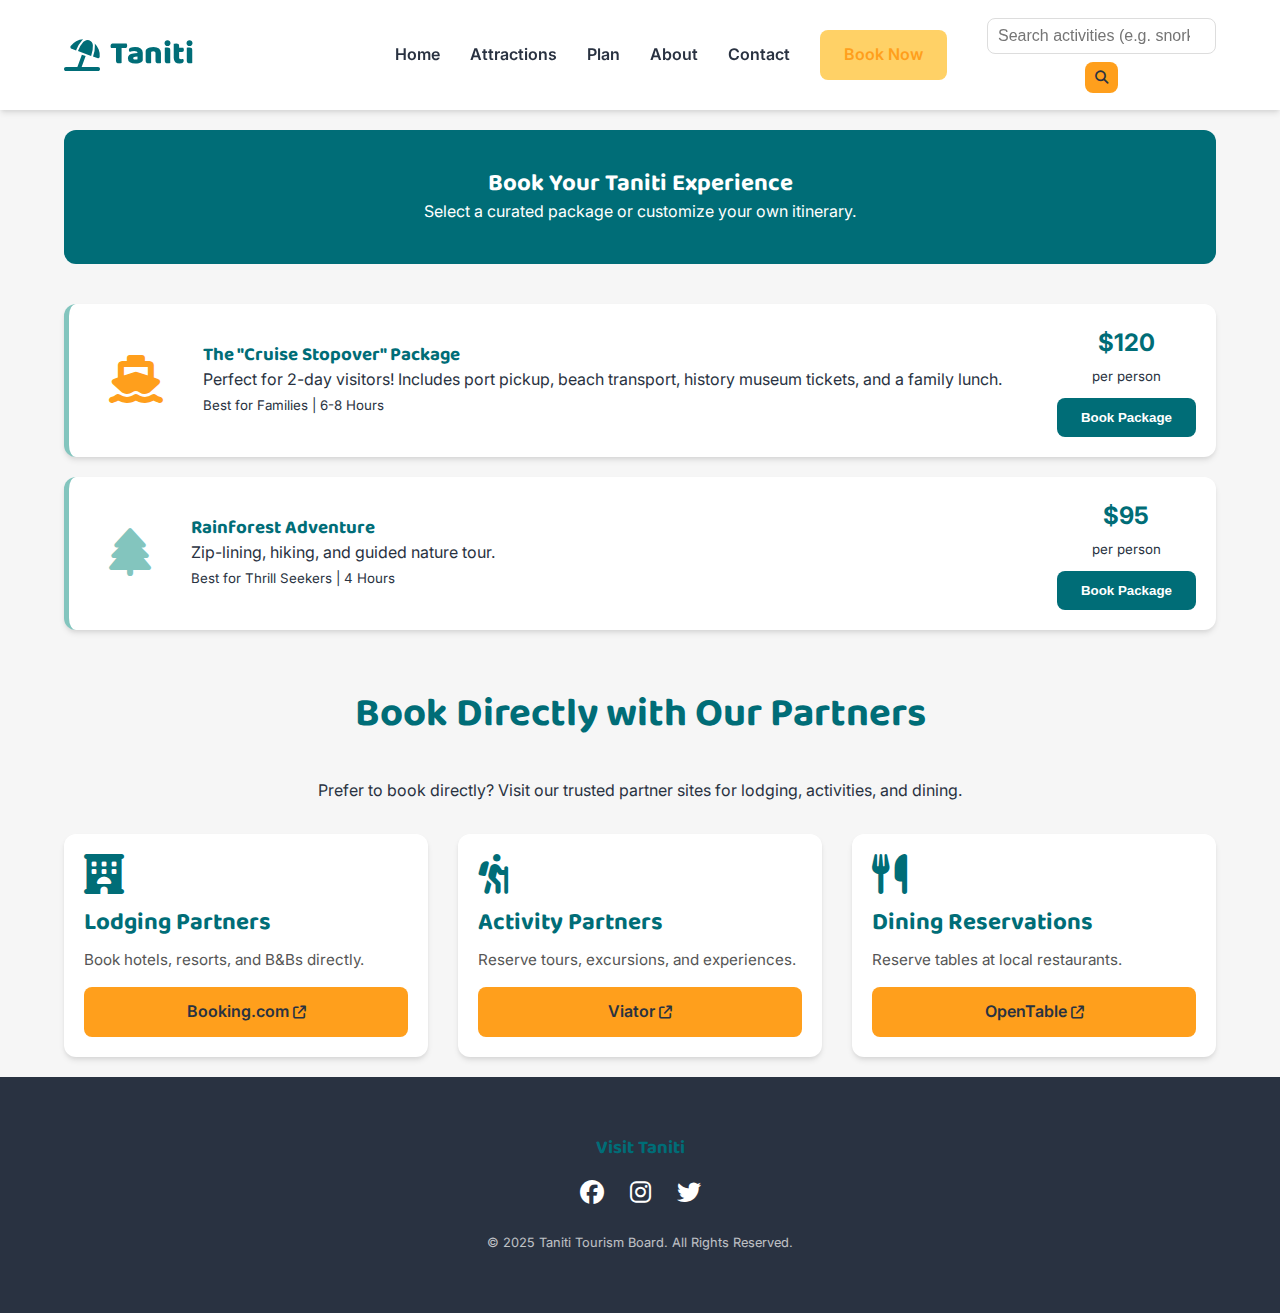
<file: booking.html>
<!DOCTYPE html>
<html lang="en">
<head>
  <meta charset="utf-8">
  <meta name="viewport" content="width=device-width, initial-scale=1">
  <title>Booking — Taniti</title>

  <link rel="preconnect" href="https://fonts.googleapis.com">
  <link rel="preconnect" href="https://fonts.gstatic.com" crossorigin>
  <link href="https://fonts.googleapis.com/css2?family=Baloo+2:wght@400;600;800&family=Inter:wght@300;400;600&display=swap" rel="stylesheet">
  <link rel="stylesheet" href="https://cdnjs.cloudflare.com/ajax/libs/font-awesome/6.4.0/css/all.min.css">
  <link rel="stylesheet" href="css/styles.css">
</head>
<body>
<header>
  <div class="container">
    <nav>
      <div class="logo"><i class="fa-solid fa-umbrella-beach"></i> Taniti</div>
      <div class="hamburger" onclick="toggleMenu()"><i class="fa-solid fa-bars"></i></div>

      <ul class="nav-links">
        <li><a href="index.html">Home</a></li>
        <li><a href="attractions.html">Attractions</a></li>
        <li><a href="plan.html">Plan</a></li>
        <li><a href="about.html">About</a></li>
        <li><a href="contact.html">Contact</a></li>
        <li><a href="booking.html" class="btn btn-accent nav-cta active">Book Now</a></li>
      </ul>

      <form class="nav-search" action="attractions.html" method="get" role="search">
        <input class="search-input" name="q" type="search" placeholder="Search activities (e.g. snorkeling)" aria-label="Search activities">
        <button class="btn btn-secondary search-btn" type="submit"><i class="fa-solid fa-magnifying-glass"></i></button>
        <button type="button" class="search-toggle" onclick="toggleSearch()" aria-label="Open search"><i class="fa-solid fa-magnifying-glass"></i></button>
      </form>
    </nav>
  </div>
</header>

<main>
  <section class="container">
    <div class="booking-hero">
      <h2>Book Your Taniti Experience</h2>
      <p>Select a curated package or customize your own itinerary.</p>
    </div>

    <div class="package-list">
      <div class="package-item">
        <div style="font-size: 3rem; color: var(--secondary); padding: 0 20px;"><i class="fa-solid fa-ship"></i></div>
        <div class="package-info">
          <h3>The "Cruise Stopover" Package</h3>
          <p>Perfect for 2-day visitors! Includes port pickup, beach transport, history museum tickets, and a family lunch.</p>
          <small>Best for Families | 6-8 Hours</small>
        </div>
        <div style="text-align: center;">
          <div style="font-size: 1.5rem; font-weight: bold; color: var(--primary);">$120</div>
          <small>per person</small>
          <br>
          <button class="btn btn-primary" style="margin-top: 10px;" onclick="openModal('Cruise Stopover')">Book Package</button>
        </div>
      </div>

      <div class="package-item">
        <div style="font-size: 3rem; color: var(--success); padding: 0 20px;"><i class="fa-solid fa-tree"></i></div>
        <div class="package-info">
          <h3>Rainforest Adventure</h3>
          <p>Zip-lining, hiking, and guided nature tour.</p>
          <small>Best for Thrill Seekers | 4 Hours</small>
        </div>
        <div style="text-align: center;">
          <div style="font-size: 1.5rem; font-weight: bold; color: var(--primary);">$95</div>
          <small>per person</small>
          <br>
          <button class="btn btn-primary" style="margin-top: 10px;" onclick="openModal('Rainforest Adventure')">Book Package</button>
        </div>
      </div>
    </div>

    <!-- External Links Section -->
    <div style="margin-top: 60px;">
      <h2 class="section-title">Book Directly with Our Partners</h2>
      <p style="text-align: center; margin-bottom: 30px;">Prefer to book directly? Visit our trusted partner sites for lodging, activities, and dining.</p>
      
      <div class="card-grid">
        <div class="card">
          <div class="card-body">
            <i class="fa-solid fa-hotel" style="font-size: 2.5rem; color: var(--primary); margin-bottom: 15px;"></i>
            <h3>Lodging Partners</h3>
            <p>Book hotels, resorts, and B&Bs directly.</p>
            <a href="https://www.booking.com" target="_blank" rel="noopener noreferrer" class="btn btn-secondary">Booking.com <i class="fa-solid fa-arrow-up-right-from-square" style="font-size: 0.8rem;"></i></a>
          </div>
        </div>

        <div class="card">
          <div class="card-body">
            <i class="fa-solid fa-person-hiking" style="font-size: 2.5rem; color: var(--primary); margin-bottom: 15px;"></i>
            <h3>Activity Partners</h3>
            <p>Reserve tours, excursions, and experiences.</p>
            <a href="https://www.viator.com" target="_blank" rel="noopener noreferrer" class="btn btn-secondary">Viator <i class="fa-solid fa-arrow-up-right-from-square" style="font-size: 0.8rem;"></i></a>
          </div>
        </div>

        <div class="card">
          <div class="card-body">
            <i class="fa-solid fa-utensils" style="font-size: 2.5rem; color: var(--primary); margin-bottom: 15px;"></i>
            <h3>Dining Reservations</h3>
            <p>Reserve tables at local restaurants.</p>
            <a href="https://www.opentable.com" target="_blank" rel="noopener noreferrer" class="btn btn-secondary">OpenTable <i class="fa-solid fa-arrow-up-right-from-square" style="font-size: 0.8rem;"></i></a>
          </div>
        </div>
      </div>
    </div>

    <!-- Booking Modal -->
    <div id="bookingModal" class="modal">
      <div class="modal-content">
        <span class="close-modal" onclick="closeModal()">&times;</span>
        <h2 id="modalTitle" style="margin-bottom: 20px;">Confirm Booking</h2>
        <form onsubmit="event.preventDefault(); alert('Thank you! Your booking request has been sent. You will receive an email confirmation shortly.'); closeModal();">
          <label>Full Name</label>
          <input type="text" placeholder="e.g. Jim Smith" required>

          <label>Date of Visit</label>
          <input type="date" required>

          <label>Guests</label>
          <select>
            <option>1</option>
            <option>2</option>
            <option>3</option>
            <option>4</option>
            <option selected>5</option>
            <option>6+</option>
          </select>

          <button type="submit" class="btn btn-primary" style="margin-top: 10px;">Confirm & Pay</button>
        </form>
      </div>
    </div>

  </section>
</main>

<footer>
  <div class="container">
    <h3>Visit Taniti</h3>
    <div class="social-icons">
      <a href="#"><i class="fa-brands fa-facebook"></i></a>
      <a href="#"><i class="fa-brands fa-instagram"></i></a>
      <a href="#"><i class="fa-brands fa-twitter"></i></a>
    </div>
    <p style="margin-top: 20px; font-size: 0.8rem; opacity: 0.7;">&copy; 2025 Taniti Tourism Board. All Rights Reserved.</p>
  </div>
</footer>

<script src="js/app.js" defer></script>
</body>
</html>
</file>
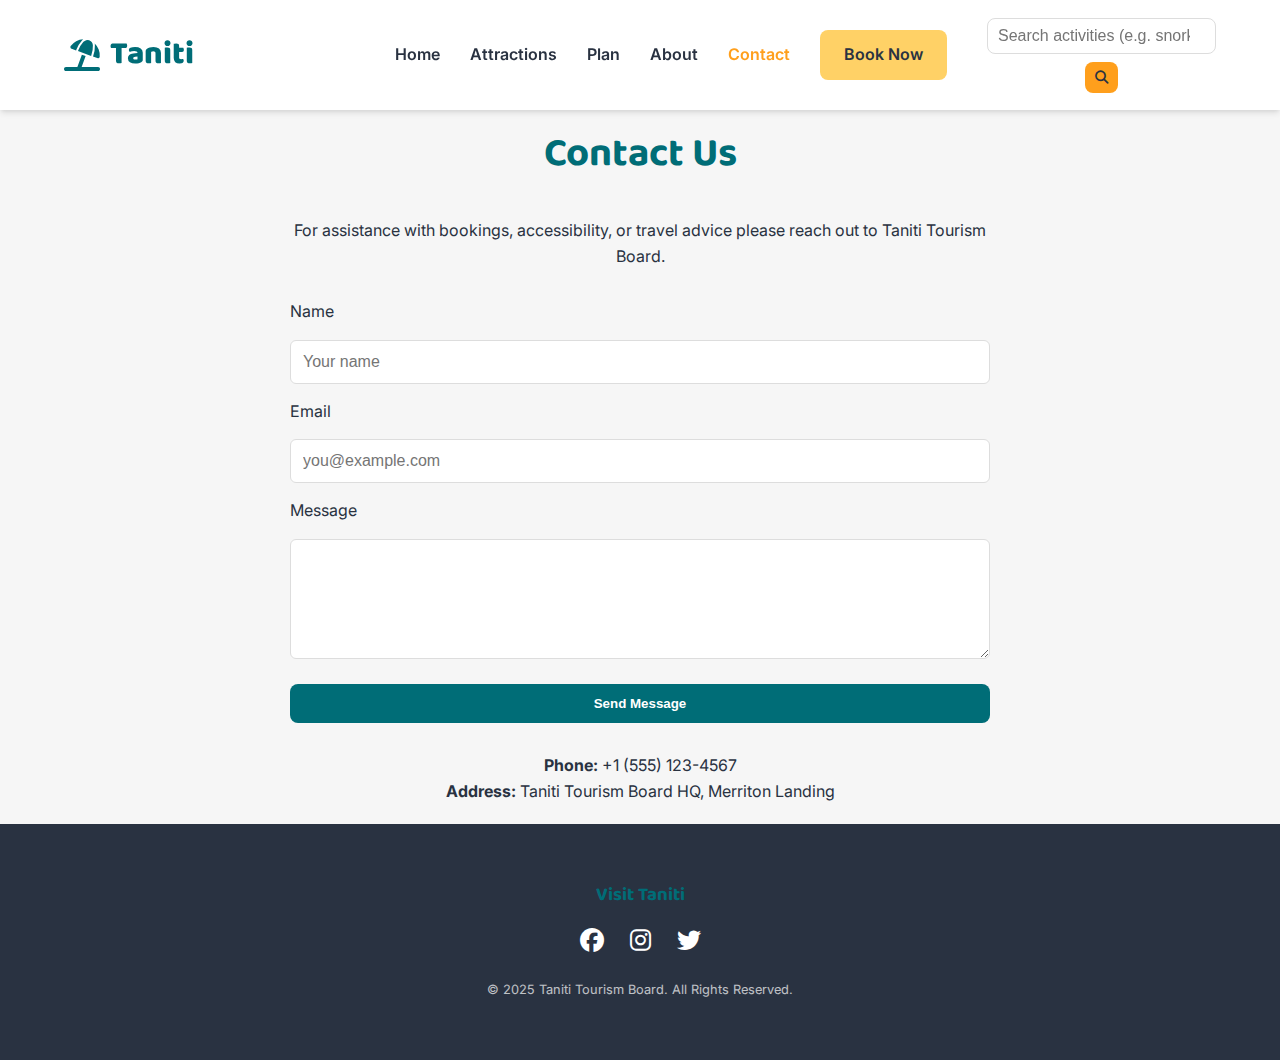
<file: contact.html>
<!DOCTYPE html>
<html lang="en">
<head>
  <meta charset="utf-8">
  <meta name="viewport" content="width=device-width, initial-scale=1">
  <title>Contact — Taniti</title>

  <link rel="preconnect" href="https://fonts.googleapis.com">
  <link rel="preconnect" href="https://fonts.gstatic.com" crossorigin>
  <link href="https://fonts.googleapis.com/css2?family=Baloo+2:wght@400;600;800&family=Inter:wght@300;400;600&display=swap" rel="stylesheet">
  <link rel="stylesheet" href="https://cdnjs.cloudflare.com/ajax/libs/font-awesome/6.4.0/css/all.min.css">
  <link rel="stylesheet" href="css/styles.css">
</head>
<body>
<header>
  <div class="container">
    <nav>
      <div class="logo"><i class="fa-solid fa-umbrella-beach"></i> Taniti</div>
      <div class="hamburger" onclick="toggleMenu()"><i class="fa-solid fa-bars"></i></div>

      <ul class="nav-links">
        <li><a href="index.html">Home</a></li>
        <li><a href="attractions.html">Attractions</a></li>
        <li><a href="plan.html">Plan</a></li>
        <li><a href="about.html">About</a></li>
        <li><a href="contact.html" class="active">Contact</a></li>
        <li><a href="booking.html" class="btn btn-accent nav-cta">Book Now</a></li>
      </ul>

      <form class="nav-search" action="attractions.html" method="get" role="search">
        <input class="search-input" name="q" type="search" placeholder="Search activities (e.g. snorkeling)" aria-label="Search activities">
        <button class="btn btn-secondary search-btn" type="submit"><i class="fa-solid fa-magnifying-glass"></i></button>
        <button type="button" class="search-toggle" onclick="toggleSearch()" aria-label="Open search"><i class="fa-solid fa-magnifying-glass"></i></button>
      </form>
    </nav>
  </div>
</header>

<main>
  <section class="container">
    <h2 class="section-title">Contact Us</h2>
    <p style="text-align:center; max-width:700px; margin:0 auto;">For assistance with bookings, accessibility, or travel advice please reach out to Taniti Tourism Board.</p>

    <div style="max-width:700px; margin:30px auto;">
      <form onsubmit="event.preventDefault(); alert('Thanks — we received your message.');">
        <label>Name</label>
        <input type="text" required placeholder="Your name">
        <label>Email</label>
        <input type="email" required placeholder="you@example.com">
        <label>Message</label>
        <textarea style="padding:12px; border-radius:6px; border:1px solid #ddd; min-height:120px;"></textarea>
        <button class="btn btn-primary" style="margin-top:10px;">Send Message</button>
      </form>
    </div>

    <div style="text-align:center; margin-top:20px;">
      <p><strong>Phone:</strong> +1 (555) 123-4567</p>
      <p><strong>Address:</strong> Taniti Tourism Board HQ, Merriton Landing</p>
    </div>
  </section>
</main>

<footer>
  <div class="container">
    <h3>Visit Taniti</h3>
    <div class="social-icons">
      <a href="#"><i class="fa-brands fa-facebook"></i></a>
      <a href="#"><i class="fa-brands fa-instagram"></i></a>
      <a href="#"><i class="fa-brands fa-twitter"></i></a>
    </div>
    <p style="margin-top: 20px; font-size: 0.8rem; opacity: 0.7;">&copy; 2025 Taniti Tourism Board. All Rights Reserved.</p>
  </div>
</footer>

<script src="js/app.js" defer></script>
</body>
</html>
</file>
<file: css/styles.css>
/* Shared styles extracted from single-file prototype */

/* --- CSS VARIABLES & RESET --- */
:root {
    --primary: #006D77;      /* Ocean Deep */
    --secondary: #FF9F1C;    /* Coral Reef */
    --accent: #FFD166;       /* Beach Sand */
    --bg-light: #F6F6F6;     /* Cloud White */
    --text-dark: #293241;    /* Volcanic Rock */
    --success: #83C5BE;      /* Palm Frond */
    --white: #ffffff;
    --shadow: 0 4px 6px -1px rgba(0, 0, 0, 0.1), 0 2px 4px -1px rgba(0, 0, 0, 0.06);
}

* {
    box-sizing: border-box;
    margin: 0;
    padding: 0;
}

body {
    font-family: 'Inter', sans-serif;
    background-color: var(--bg-light);
    color: var(--text-dark);
    line-height: 1.6;
    display: flex;
    flex-direction: column;
    min-height: 100vh;
}

h1, h2, h3, h4, h5 {
    font-family: 'Baloo 2', cursive;
    color: var(--primary);
    line-height: 1.2;
}

a { text-decoration: none; color: inherit; transition: 0.3s; }
ul { list-style: none; }
img { max-width: 100%; display: block; }

/* --- UTILITY CLASSES --- */
.container {
    width: 90%;
    max-width: 1200px;
    margin: 0 auto;
    padding: 20px 0;
}

.btn {
    display: inline-block;
    padding: 12px 24px;
    border-radius: 8px;
    font-weight: 600;
    cursor: pointer;
    text-align: center;
    border: none;
    transition: transform 0.2s, box-shadow 0.2s;
}

.btn-primary {
    background-color: var(--primary);
    color: var(--white);
}

.btn-secondary {
    background-color: var(--secondary);
    color: var(--text-dark);
}

.btn-accent {
    background-color: var(--accent);
    color: var(--text-dark);
    font-weight: 700;
}

.nav-cta {
    white-space: nowrap;
}

.btn:hover {
    transform: translateY(-2px);
    box-shadow: 0 4px 12px rgba(0,0,0,0.15);
    opacity: 0.95;
}

.section-title {
    text-align: center;
    margin-bottom: 40px;
    font-size: 2.5rem;
}

/* --- NAVIGATION (Mobile Responsive) --- */
header {
    background-color: var(--white);
    box-shadow: var(--shadow);
    position: sticky;
    top: 0;
    z-index: 1000;
}

nav {
    display: flex;
    align-items: center;
    height: 70px;
    gap: 20px;
}

nav .logo {
    margin-right: auto;
}

.logo {
    font-size: 2rem;
    font-family: 'Baloo 2', cursive;
    font-weight: 800;
    color: var(--primary);
    display: flex;
    align-items: center;
    gap: 10px;
}

.nav-links {
    display: flex;
    gap: 30px;
    align-items: center;
}

.nav-links li a {
    font-weight: 600;
    color: var(--text-dark);
    position: relative;
}

.nav-links li a:hover, .nav-links li a.active {
    color: var(--secondary);
}

.hamburger {
    display: none;
    font-size: 1.5rem;
    cursor: pointer;
    color: var(--primary);
}

/* --- PAGE CONTENT SECTIONS --- */
main { flex: 1; }

/* --- HERO SECTION --- */
.hero {
    background: linear-gradient(rgba(0, 109, 119, 0.7), rgba(0, 109, 119, 0.4)), url(../assets/island-1.jpg);
    background-size: cover;
    background-position: center;
    height: 80vh; /* Mobile friendly height */
    color: var(--white);
    display: flex;
    align-items: center;
    text-align: center;
    justify-content: center;
}

.hero-content h1 {
    color: var(--white);
    font-size: 3.5rem;
    margin-bottom: 1rem;
    text-shadow: 2px 2px 4px rgba(0,0,0,0.3);
}

.hero-content p {
    font-size: 1.2rem;
    margin-bottom: 2rem;
    max-width: 600px;
    margin-left: auto;
    margin-right: auto;
}

/* --- CARDS (Attractions/Lodging) --- */
.card-grid {
    display: grid;
    grid-template-columns: repeat(auto-fit, minmax(300px, 1fr));
    gap: 30px;
}

.card {
    background: var(--white);
    border-radius: 12px;
    overflow: hidden;
    box-shadow: var(--shadow);
    transition: transform 0.3s;
    display: flex;
    flex-direction: column;
}

.card:hover { transform: translateY(-5px); }
.card img { height: 200px; width: 100%; object-fit: cover; }
.card-body { padding: 20px; flex-grow: 1; display: flex; flex-direction: column; }
.card h3 { margin-bottom: 10px; font-size: 1.5rem; }
.card p { font-size: 0.95rem; color: #555; margin-bottom: 15px; flex-grow: 1; }
.card-meta { font-size: 0.85rem; color: var(--primary); margin-bottom: 15px; font-weight: 600; }

/* --- LOGISTICS (Feedback #3 Implementation) --- */
.info-grid {
    display: grid;
    grid-template-columns: repeat(auto-fit, minmax(250px, 1fr));
    gap: 20px;
}

.info-card {
    background: var(--white);
    padding: 25px;
    border-radius: 12px;
    text-align: center;
    box-shadow: var(--shadow);
    border-top: 5px solid var(--secondary);
}

.info-card i { font-size: 2.5rem; color: var(--primary); margin-bottom: 15px; }
.info-card h3 { margin-bottom: 10px; }

.alert-banner {
    background-color: #FFF3CD;
    color: #856404;
    padding: 15px;
    border-radius: 8px;
    border-left: 5px solid #FF9F1C;
    margin-bottom: 30px;
    display: flex;
    align-items: center;
    gap: 15px;
}

/* --- BOOKING (Feedback #1 Implementation) --- */
.booking-hero { background-color: var(--primary); color: white; padding: 40px; border-radius: 12px; text-align: center; margin-bottom: 40px; }
.booking-hero h2 { color: white; }
.package-list { display: flex; flex-direction: column; gap: 20px; }
.package-item { background: var(--white); padding: 20px; border-radius: 12px; box-shadow: var(--shadow); display: flex; flex-wrap: wrap; align-items: center; gap: 20px; border-left: 5px solid var(--success); }
.package-info { flex: 1; }

.modal { display: none; position: fixed; z-index: 2000; left: 0; top: 0; width: 100%; height: 100%; background-color: rgba(0,0,0,0.6); align-items: center; justify-content: center; }
.modal-content { background-color: white; padding: 30px; border-radius: 12px; width: 90%; max-width: 500px; position: relative; }
.close-modal { position: absolute; right: 20px; top: 15px; font-size: 1.5rem; cursor: pointer; }

form { display: flex; flex-direction: column; gap: 15px; }
input, select { padding: 12px; border: 1px solid #ddd; border-radius: 6px; font-size: 1rem; }

/* --- FOOTER --- */
footer { background-color: var(--text-dark); color: var(--white); padding: 40px 0; margin-top: auto; text-align: center; }
.social-icons { margin-top: 15px; font-size: 1.5rem; }
.social-icons a { margin: 0 10px; }

/* --- MOBILE MEDIA QUERIES (Feedback #2 Implementation) --- */
@media (max-width: 768px) {
    .nav-links { display: none; flex-direction: column; position: absolute; top: 70px; left: 0; width: 100%; background-color: var(--white); padding: 20px 0; box-shadow: 0 5px 10px rgba(0,0,0,0.1); text-align: center; }
    .nav-links.active { display: flex; }
    .hamburger { display: block; }
    .hero-content h1 { font-size: 2.5rem; }
    .section-title { font-size: 2rem; }
    .package-item { flex-direction: column; text-align: center; }
}

/* --- NAVBAR SEARCH --- */
.nav-search {
    display: flex;
    align-items: center;
    gap: 8px;
    margin-left: 20px;
}
.nav-search .search-input {
    padding: 8px 10px;
    border-radius: 8px;
    border: 1px solid #ddd;
    min-width: 220px;
}
.nav-search .search-btn {
    padding: 8px 10px;
    border-radius: 8px;
}

/* Mobile: hide input, show toggle button */
@media (max-width: 768px) {
    .nav-search .search-input { display: none; }
    .nav-search .search-btn { display: none; }
    .nav-search .search-toggle { display: inline-flex; background: none; border: none; font-size: 1.25rem; color: var(--primary); }
    .nav-search.active .search-input { display: inline-block; width: 60%; }
    .nav-search.active .search-btn { display: inline-block; }
}

/* Desktop: hide the small toggle */
.nav-search .search-toggle { display: none; }

/* --- TESTIMONIALS --- */
.testimonials-section {
    background-color: var(--bg-light);
    padding: 60px 0;
}

.testimonials-grid {
    display: grid;
    grid-template-columns: repeat(auto-fit, minmax(300px, 1fr));
    gap: 30px;
}

.testimonial-card {
    background: var(--white);
    padding: 30px;
    border-radius: 12px;
    box-shadow: var(--shadow);
    border-left: 4px solid var(--secondary);
}

.testimonial-stars {
    color: var(--secondary);
    margin-bottom: 15px;
    font-size: 1.1rem;
}

.testimonial-text {
    font-style: italic;
    margin-bottom: 15px;
    line-height: 1.6;
}

.testimonial-author {
    font-weight: 600;
    color: var(--primary);
    text-align: right;
}
</file>
